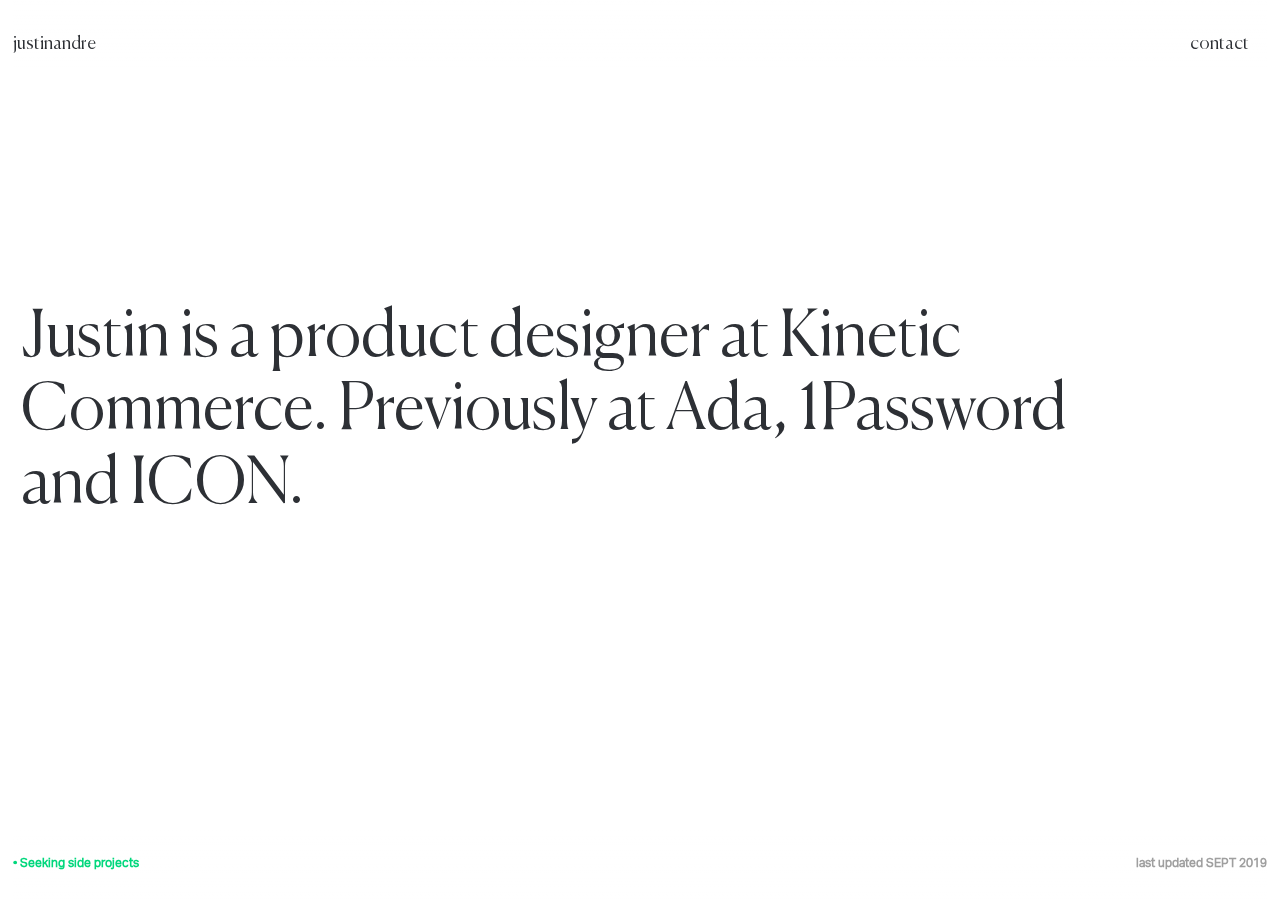
<file: index.html>
<!DOCTYPE html>
<html lang="en" dir="ltr">

<head>
  <meta charset="utf-8">
  <title>Justin Andre Design</title>
  <link rel="icon" href="img/icon.ico">
  <link rel="stylesheet" href="/css/master.css">
  <link rel="icons" href="/img/figma.svg">
  <meta name="viewport" content="width=device-width, initial-scale=1.0">
</head>

<body>

  <content>
    <nav class="top" id="navbar">
      <a class="nav-contact" href="#">justinandre</a>
      <aside class="nav-link">
        <a class="nav-contact" href="mailto:justinveneracion11@gmail.com?Subject=Hello%20Justin!">contact</a>

      </aside>
    </nav>

    <nav class="bottom">
    <b class="green"> &#8226; Seeking side projects</b>
    <aside class="nav-link">
    <b class="grey"> last updated SEPT 2019</b>
    </aside>
    </nav>


    <section class="intro">
      <article class="intro-l">

        <h1>Justin is a product designer at Kinetic Commerce. Previously at Ada, 1Password and ICON.</h1>
      </article>



    </section>


  </content>
</body>

<script>
var prevScrollpos = window.pageYOffset;
window.onscroll = function() {
var currentScrollPos = window.pageYOffset;
  if (prevScrollpos > currentScrollPos) {
    document.getElementById("navbar").style.top = "0";
  } else {
    document.getElementById("navbar").style.top = "-70px";
  }
  prevScrollpos = currentScrollPos;
}
</script>

</html>
</file>
<file: css/master.css>
.green {
  color: #00D77C; }

.grey {
  color: #9F9F9F; }

@font-face {
  font-family: 'Aktiv Grotesk';
  src: url("../fonts/AktivGrotesk-Regular.woff2") format("woff2"), url("AktivGrotesk-Regular.woff") format("woff");
  font-weight: lighter;
  font-style: normal; }
@font-face {
  font-family: 'Canela';
  src: url("../fonts/Canela-Light-Web.eot");
  src: url("../fonts/Canela-Light.woff2") format("woff2"), url("../fonts/Canela-Light.woff") format("woff");
  font-weight: lighter;
  font-style: normal; }
h1, h2, caption, p, li, h4 {
  color: #2D3035; }

button {
  font-family: "Aktiv Grotesk", sans-serif;
  font-size: 16px; }

h2, caption, p, li, b {
  font-family: "Aktiv Grotesk", sans-serif; }

h1 {
  font-family: "Canela", serif;
  font-size: 64px;
  margin-bottom: 5px;
  margin-top: 5px;
  font-weight: lighter; }
  @media (max-width: 768px) {
    h1 {
      font-size: 36px; } }

h2 {
  font-size: 36px;
  font-weight: normal; }
  @media (max-width: 768px) {
    h2 {
      font-size: 32px; } }

h3 {
  font-family: "Canela", serif;
  font-size: 36px;
  font-weight: lighter;
  margin-top: 0px;
  margin-bottom: 30px; }
  @media (max-width: 768px) {
    h3 {
      font-size: 32px; } }

h4 {
  font-size: 2em;
  font-weight: normal; }

p {
  font-size: 18px;
  line-height: 23px;
  margin-top: 0px; }
  @media (max-width: 768px) {
    p {
      font-size: 14px; } }

li {
  font-size: 18px;
  list-style: none;
  margin-bottom: 10px; }
  @media (max-width: 768px) {
    li {
      font-size: 14px; } }

a {
  font-size: 18px;
  font-family: "Aktiv Grotesk", sans-serif;
  color: #2D3035;
  text-decoration: none; }
  @media (max-width: 768px) {
    a {
      font-size: 14px; } }

b {
  font-size: 12px; }

.casestudy {
  text-decoration: underline; }

.casestudy:hover {
  transition: 0.3s;
  color: #00D77C;
  cursor: pointer; }

.arrow {
  margin-right: 0.5em; }

.subtitle {
  font-size: 14px;
  color: #9F9F9F; }
  @media (max-width: 768px) {
    .subtitle {
      font-size: 14px; } }

.nav-contact {
  margin-block-start: 1em;
  margin-block-start: 1em;
  margin-right: 1em;
  font-family: "Canela", serif;
  font-weight: lighter; }

.image {
  background-repeat: no-repeat;
  background-size: 100%; }

#bunz-hero {
  background-image: url(../img/bunz-hero.png); }
  @media (max-width: 900px) {
    #bunz-hero {
      background-image: url(../img/bunz-hero-v.png); } }

#bunz-full {
  background-image: url(../img/bunz-full.png); }
  @media (max-width: 900px) {
    #bunz-full {
      background-image: url(../img/bunz-full-v.png); } }

#bunz-wireframe {
  background-image: url(../img/bunz-wireframe.png); }

#bunz-v {
  background-image: url(../img/bunz-v.png); }
  @media (max-width: 900px) {
    #bunz-v {
      background-image: url(../img/bunz-v-v.png); } }

#ada-full {
  background-image: url(../img/ada-full.png); }
  @media (max-width: 900px) {
    #ada-full {
      background-image: url(../img/ada-full-v.png); } }

#ada-side {
  background-image: url(../img/ada-side.png); }
  @media (max-width: 900px) {
    #ada-side {
      background-image: url(../img/ada-side-v.png); } }

#ada-ill {
  background-image: url(../img/ada-ill.png); }
  @media (max-width: 900px) {
    #ada-ill {
      background-image: url(../img/ada-ill-v.png); } }

#pitch-hero {
  background-image: url(../img/pitch-hero.png); }
  @media (max-width: 900px) {
    #pitch-hero {
      background-image: url(../img/pitch-hero-v.png); } }

#pitch-full {
  background-image: url(../img/pitch-full.png); }

#pitch-side {
  background-image: url(../img/pitch-side.png); }

#figma {
  background-image: url(../img/figma.svg); }

#notion {
  background-image: url(../img/notion.svg); }

#poster-hero {
  background-image: url(../img/posters-full.png); }
  @media (max-width: 900px) {
    #poster-hero {
      background-image: url(../img/posters-full-v.png); } }

#border {
  background-image: url(../img/border.png); }
  @media (max-width: 900px) {
    #border {
      display: none; } }

.intro {
  grid-template-rows: 200px 400px 50px; }
  @media (max-width: 900px) {
    .intro {
      grid-template-rows: 200px 300px 50px; } }

.intro-l {
  grid-column: 1/12;
  grid-row: 2/3;
  display: flex;
  justify-content: center; }
  @media (max-width: 900px) {
    .intro-l {
      grid-column: 1/5; } }

#navbar {
  opacity: 100%;
  transition: 0.3s; }

.bunz-1 {
  grid-template-rows: 100px 595px 100px; }
  @media (max-width: 900px) {
    .bunz-1 {
      grid-template-rows: 400px 400px;
      grid-row-gap: 60px; } }

.bunz-l {
  grid-column: 1/6;
  grid-row: 2/3; }
  @media (max-width: 900px) {
    .bunz-l {
      grid-row: 1/2;
      grid-column: 1/5; } }

.bunz-r {
  grid-column: 7/13;
  grid-row: 1/4; }
  @media (max-width: 900px) {
    .bunz-r {
      grid-row: 2/3;
      grid-column: 1/5; } }

.bunz-2 {
  grid-template-rows: 200px 200px;
  grid-row-gap: 30px; }
  @media (max-width: 900px) {
    .bunz-2 {
      grid-template-rows: 100px 573px 80px 220px; } }

.bunz-f {
  grid-column: 1/13;
  grid-row: 1/2; }
  @media (max-width: 900px) {
    .bunz-f {
      grid-column: 1/5;
      grid-row: 2/3; } }

.bunz-2l {
  grid-column: 1/7;
  grid-row: 2/3; }
  @media (max-width: 900px) {
    .bunz-2l {
      grid-row: 3/4;
      grid-column: 1/5; } }

.bunz-2r {
  grid-column: 8/13;
  grid-row: 2/3; }
  @media (max-width: 900px) {
    .bunz-2r {
      grid-row: 4/4;
      grid-column: 1/5; } }

.bunz-3 {
  grid-template-rows: 100px 400px 50px; }
  @media (max-width: 900px) {
    .bunz-3 {
      grid-template-rows: 100px 360px 200px 50px;
      grid-row-gap: 60px; } }

.bunz-3r {
  grid-column: 8/13;
  grid-row: 2/3; }
  @media (max-width: 900px) {
    .bunz-3r {
      grid-column: 1/5;
      grid-row: 3/4; } }

.bunz-3l {
  grid-column: 1/7;
  grid-row: 1/4; }
  @media (max-width: 900px) {
    .bunz-3l {
      grid-column: 1/5;
      grid-row: 2/3; } }

.ada1 {
  grid-template-rows: 800px 550px;
  grid-row-gap: 80px; }
  @media (max-width: 900px) {
    .ada1 {
      grid-template-rows: 800px 450px 250px;
      grid-gap: 60px; } }

.ada-1full {
  grid-row: 1/2;
  grid-column: 1/13; }
  @media (max-width: 900px) {
    .ada-1full {
      grid-column: 1/5; } }

.ada-1l {
  grid-row: 2/3;
  grid-column: 1/6; }
  @media (max-width: 900px) {
    .ada-1l {
      grid-column: 1/5; } }

.ada-2l {
  grid-column: 8/10; }
  @media (max-width: 900px) {
    .ada-2l {
      grid-column: 1/5;
      grid-row: 3/4; } }

.ada-2la {
  grid-column: 11/13; }
  @media (max-width: 900px) {
    .ada-2la {
      grid-column: 3/5;
      grid-row: 3/4; } }

.ada2 {
  width: 100%;
  grid-template-rows: 572px; }
  @media (max-width: 900px) {
    .ada2 {
      grid-template-rows: 800px; } }

.ada-2r {
  grid-column: 1/13; }
  @media (max-width: 900px) {
    .ada-2r {
      grid-column: 1/5; } }

.ada3 {
  grid-template-rows: 842px; }
  @media (max-width: 900px) {
    .ada3 {
      grid-template-rows: 600px; } }

.ada-3full {
  grid-column: 1/13; }
  @media (max-width: 900px) {
    .ada-3full {
      grid-column: 1/5; } }

.pitch1 {
  grid-template-rows: 100px 400px 100px; }
  @media (max-width: 900px) {
    .pitch1 {
      grid-template-rows: 450px 450px 10px;
      grid-row-gap: 60px; } }

.pitch-1l {
  grid-column: 1/6;
  grid-row: 2/3; }
  @media (max-width: 900px) {
    .pitch-1l {
      grid-row: 1/2;
      grid-column: 1/5; } }

.pitch-1r {
  grid-column: 7/13;
  grid-row: 1/4; }
  @media (max-width: 900px) {
    .pitch-1r {
      grid-row: 2/3;
      grid-column: 1/5; } }

.pitch2 {
  grid-template-rows: 580px 200px 100px;
  grid-row-gap: 60px; }
  @media (max-width: 900px) {
    .pitch2 {
      grid-template-rows: 220px 200px 100px; } }

.pitch-2f {
  grid-column: 1/13;
  grid-row: 1/2; }
  @media (max-width: 900px) {
    .pitch-2f {
      grid-column: 1/5; } }

.pitch-2l {
  grid-column: 1/6;
  grid-row: 2/3; }
  @media (max-width: 900px) {
    .pitch-2l {
      grid-column: 1/5; } }

.pitch-2r {
  grid-row: 2/3; }

.pitch3 {
  grid-template-rows: 640px; }
  @media (max-width: 900px) {
    .pitch3 {
      grid-template-rows: 60px 450px 200px 60px; } }

.pitch-3l {
  grid-column: 1/7; }
  @media (max-width: 900px) {
    .pitch-3l {
      grid-column: 1/5;
      grid-row: 2/3; } }

.pitch-3r {
  grid-column: 8/13; }
  @media (max-width: 900px) {
    .pitch-3r {
      grid-column: 1/5;
      grid-row: 3/4; } }

.posters {
  grid-template-rows: 660px 350px 600px 200px; }
  @media (max-width: 900px) {
    .posters {
      grid-template-rows: 800px 350px 100px 200px; } }
  .posters .poster-full {
    grid-column: 1/13;
    grid-row: 1/2; }
    @media (max-width: 900px) {
      .posters .poster-full {
        grid-column: 1/5; } }
    @media (max-width: 900px) {
      .posters .poster-full {
        grid-column: 1/5; } }
  .posters .poster-l {
    grid-column: 1/6;
    grid-row: 2/3; }
    @media (max-width: 900px) {
      .posters .poster-l {
        grid-column: 1/5; } }
  .posters .poster-v {
    grid-column: 1/13;
    grid-row: 3/4; }
    @media (max-width: 900px) {
      .posters .poster-v {
        grid-column: 1/5; } }

.footer {
  overflow-y: scroll;
  scroll-behavior: smooth;
  margin-top: 200px;
  grid-template-rows: 400px 200px;
  grid-row-gap: 80px; }
  @media (max-width: 900px) {
    .footer {
      grid-template-rows: 260px 100px;
      margin-top: 60px; } }

.footer-span {
  grid-row: 1/2;
  grid-column: 1/7; }
  @media (max-width: 900px) {
    .footer-span {
      grid-column: 1/5; } }

.footer-side {
  grid-column: 8/13; }
  @media (max-width: 900px) {
    .footer-side {
      grid-column: 1/5; } }

.footer-mark {
  grid-row: 2/3;
  grid-column: 1/3; }
  @media (max-width: 900px) {
    .footer-mark {
      grid-column: 1/5;
      display: none; } }

.footer-contact {
  display: grid;
  grid-template: repeat(2, 1fr);
  grid-row: 2/3;
  grid-column: 8/13;
  grid-column-gap: 10px;
  grid-column-gap: 15px; }
  @media (max-width: 900px) {
    .footer-contact {
      grid-column: 1/5; } }
  .footer-contact .list1 {
    grid-column: 1/2; }
  .footer-contact .list2 {
    grid-column: 2/3; }

.box {
  margin-top: 30px;
  display: flex;
  flex-direction: row;
  justify-content: flex-start; }

.nav-link {
  display: flex;
  flex-direction: row;
  text-align: right; }

.border {
  grid-template-rows: repeat(3, 100px); }
  @media (max-width: 900px) {
    .border {
      grid-template-rows: repeat(3, 50px); } }
  .border .line {
    display: flex;
    justify-content: center;
    align-items: center;
    text-align: center;
    grid-row: 2/3;
    grid-column: 5/9; }
    @media (max-width: 768px) {
      .border .line {
        grid-column: 1/13; } }

.green {
  color: #00D77C; }

.grey {
  color: #9F9F9F; }

@font-face {
  font-family: 'Aktiv Grotesk';
  src: url("../fonts/AktivGrotesk-Regular.woff2") format("woff2"), url("AktivGrotesk-Regular.woff") format("woff");
  font-weight: lighter;
  font-style: normal; }
@font-face {
  font-family: 'Canela';
  src: url("../fonts/Canela-Light-Web.eot");
  src: url("../fonts/Canela-Light.woff2") format("woff2"), url("../fonts/Canela-Light.woff") format("woff");
  font-weight: lighter;
  font-style: normal; }
h1, h2, caption, p, li, h4 {
  color: #2D3035; }

button {
  font-family: "Aktiv Grotesk", sans-serif;
  font-size: 16px; }

h2, caption, p, li, b {
  font-family: "Aktiv Grotesk", sans-serif; }

h1 {
  font-family: "Canela", serif;
  font-size: 64px;
  margin-bottom: 5px;
  margin-top: 5px;
  font-weight: lighter; }
  @media (max-width: 768px) {
    h1 {
      font-size: 36px; } }

h2 {
  font-size: 36px;
  font-weight: normal; }
  @media (max-width: 768px) {
    h2 {
      font-size: 32px; } }

h3 {
  font-family: "Canela", serif;
  font-size: 36px;
  font-weight: lighter;
  margin-top: 0px;
  margin-bottom: 30px; }
  @media (max-width: 768px) {
    h3 {
      font-size: 32px; } }

h4 {
  font-size: 2em;
  font-weight: normal; }

p {
  font-size: 18px;
  line-height: 23px;
  margin-top: 0px; }
  @media (max-width: 768px) {
    p {
      font-size: 14px; } }

li {
  font-size: 18px;
  list-style: none;
  margin-bottom: 10px; }
  @media (max-width: 768px) {
    li {
      font-size: 14px; } }

a {
  font-size: 18px;
  font-family: "Aktiv Grotesk", sans-serif;
  color: #2D3035;
  text-decoration: none; }
  @media (max-width: 768px) {
    a {
      font-size: 14px; } }

b {
  font-size: 12px; }

.casestudy {
  text-decoration: underline; }

.casestudy:hover {
  transition: 0.3s;
  color: #00D77C;
  cursor: pointer; }

.arrow {
  margin-right: 0.5em; }

.subtitle {
  font-size: 14px;
  color: #9F9F9F; }
  @media (max-width: 768px) {
    .subtitle {
      font-size: 14px; } }

.nav-contact {
  margin-block-start: 1em;
  margin-block-start: 1em;
  margin-right: 1em;
  font-family: "Canela", serif;
  font-weight: lighter; }

.green {
  color: #00D77C; }

.grey {
  color: #9F9F9F; }

@font-face {
  font-family: 'Aktiv Grotesk';
  src: url("../fonts/AktivGrotesk-Regular.woff2") format("woff2"), url("AktivGrotesk-Regular.woff") format("woff");
  font-weight: lighter;
  font-style: normal; }
@font-face {
  font-family: 'Canela';
  src: url("../fonts/Canela-Light-Web.eot");
  src: url("../fonts/Canela-Light.woff2") format("woff2"), url("../fonts/Canela-Light.woff") format("woff");
  font-weight: lighter;
  font-style: normal; }
h1, h2, caption, p, li, h4 {
  color: #2D3035; }

button {
  font-family: "Aktiv Grotesk", sans-serif;
  font-size: 16px; }

h2, caption, p, li, b {
  font-family: "Aktiv Grotesk", sans-serif; }

h1 {
  font-family: "Canela", serif;
  font-size: 64px;
  margin-bottom: 5px;
  margin-top: 5px;
  font-weight: lighter; }
  @media (max-width: 768px) {
    h1 {
      font-size: 36px; } }

h2 {
  font-size: 36px;
  font-weight: normal; }
  @media (max-width: 768px) {
    h2 {
      font-size: 32px; } }

h3 {
  font-family: "Canela", serif;
  font-size: 36px;
  font-weight: lighter;
  margin-top: 0px;
  margin-bottom: 30px; }
  @media (max-width: 768px) {
    h3 {
      font-size: 32px; } }

h4 {
  font-size: 2em;
  font-weight: normal; }

p {
  font-size: 18px;
  line-height: 23px;
  margin-top: 0px; }
  @media (max-width: 768px) {
    p {
      font-size: 14px; } }

li {
  font-size: 18px;
  list-style: none;
  margin-bottom: 10px; }
  @media (max-width: 768px) {
    li {
      font-size: 14px; } }

a {
  font-size: 18px;
  font-family: "Aktiv Grotesk", sans-serif;
  color: #2D3035;
  text-decoration: none; }
  @media (max-width: 768px) {
    a {
      font-size: 14px; } }

b {
  font-size: 12px; }

.casestudy {
  text-decoration: underline; }

.casestudy:hover {
  transition: 0.3s;
  color: #00D77C;
  cursor: pointer; }

.arrow {
  margin-right: 0.5em; }

.subtitle {
  font-size: 14px;
  color: #9F9F9F; }
  @media (max-width: 768px) {
    .subtitle {
      font-size: 14px; } }

.nav-contact {
  margin-block-start: 1em;
  margin-block-start: 1em;
  margin-right: 1em;
  font-family: "Canela", serif;
  font-weight: lighter; }

.image {
  background-repeat: no-repeat;
  background-size: 100%; }

#bunz-hero {
  background-image: url(../img/bunz-hero.png); }
  @media (max-width: 900px) {
    #bunz-hero {
      background-image: url(../img/bunz-hero-v.png); } }

#bunz-full {
  background-image: url(../img/bunz-full.png); }
  @media (max-width: 900px) {
    #bunz-full {
      background-image: url(../img/bunz-full-v.png); } }

#bunz-wireframe {
  background-image: url(../img/bunz-wireframe.png); }

#bunz-v {
  background-image: url(../img/bunz-v.png); }
  @media (max-width: 900px) {
    #bunz-v {
      background-image: url(../img/bunz-v-v.png); } }

#ada-full {
  background-image: url(../img/ada-full.png); }
  @media (max-width: 900px) {
    #ada-full {
      background-image: url(../img/ada-full-v.png); } }

#ada-side {
  background-image: url(../img/ada-side.png); }
  @media (max-width: 900px) {
    #ada-side {
      background-image: url(../img/ada-side-v.png); } }

#ada-ill {
  background-image: url(../img/ada-ill.png); }
  @media (max-width: 900px) {
    #ada-ill {
      background-image: url(../img/ada-ill-v.png); } }

#pitch-hero {
  background-image: url(../img/pitch-hero.png); }
  @media (max-width: 900px) {
    #pitch-hero {
      background-image: url(../img/pitch-hero-v.png); } }

#pitch-full {
  background-image: url(../img/pitch-full.png); }

#pitch-side {
  background-image: url(../img/pitch-side.png); }

#figma {
  background-image: url(../img/figma.svg); }

#notion {
  background-image: url(../img/notion.svg); }

#poster-hero {
  background-image: url(../img/posters-full.png); }
  @media (max-width: 900px) {
    #poster-hero {
      background-image: url(../img/posters-full-v.png); } }

#border {
  background-image: url(../img/border.png); }
  @media (max-width: 900px) {
    #border {
      display: none; } }

.intro {
  grid-template-rows: 200px 400px 50px; }
  @media (max-width: 900px) {
    .intro {
      grid-template-rows: 200px 300px 50px; } }

.intro-l {
  grid-column: 1/12;
  grid-row: 2/3;
  display: flex;
  justify-content: center; }
  @media (max-width: 900px) {
    .intro-l {
      grid-column: 1/5; } }

#navbar {
  opacity: 100%;
  transition: 0.3s; }

.bunz-1 {
  grid-template-rows: 100px 595px 100px; }
  @media (max-width: 900px) {
    .bunz-1 {
      grid-template-rows: 400px 400px;
      grid-row-gap: 60px; } }

.bunz-l {
  grid-column: 1/6;
  grid-row: 2/3; }
  @media (max-width: 900px) {
    .bunz-l {
      grid-row: 1/2;
      grid-column: 1/5; } }

.bunz-r {
  grid-column: 7/13;
  grid-row: 1/4; }
  @media (max-width: 900px) {
    .bunz-r {
      grid-row: 2/3;
      grid-column: 1/5; } }

.bunz-2 {
  grid-template-rows: 200px 200px;
  grid-row-gap: 30px; }
  @media (max-width: 900px) {
    .bunz-2 {
      grid-template-rows: 100px 573px 80px 220px; } }

.bunz-f {
  grid-column: 1/13;
  grid-row: 1/2; }
  @media (max-width: 900px) {
    .bunz-f {
      grid-column: 1/5;
      grid-row: 2/3; } }

.bunz-2l {
  grid-column: 1/7;
  grid-row: 2/3; }
  @media (max-width: 900px) {
    .bunz-2l {
      grid-row: 3/4;
      grid-column: 1/5; } }

.bunz-2r {
  grid-column: 8/13;
  grid-row: 2/3; }
  @media (max-width: 900px) {
    .bunz-2r {
      grid-row: 4/4;
      grid-column: 1/5; } }

.bunz-3 {
  grid-template-rows: 100px 400px 50px; }
  @media (max-width: 900px) {
    .bunz-3 {
      grid-template-rows: 100px 360px 200px 50px;
      grid-row-gap: 60px; } }

.bunz-3r {
  grid-column: 8/13;
  grid-row: 2/3; }
  @media (max-width: 900px) {
    .bunz-3r {
      grid-column: 1/5;
      grid-row: 3/4; } }

.bunz-3l {
  grid-column: 1/7;
  grid-row: 1/4; }
  @media (max-width: 900px) {
    .bunz-3l {
      grid-column: 1/5;
      grid-row: 2/3; } }

.ada1 {
  grid-template-rows: 800px 550px;
  grid-row-gap: 80px; }
  @media (max-width: 900px) {
    .ada1 {
      grid-template-rows: 800px 450px 250px;
      grid-gap: 60px; } }

.ada-1full {
  grid-row: 1/2;
  grid-column: 1/13; }
  @media (max-width: 900px) {
    .ada-1full {
      grid-column: 1/5; } }

.ada-1l {
  grid-row: 2/3;
  grid-column: 1/6; }
  @media (max-width: 900px) {
    .ada-1l {
      grid-column: 1/5; } }

.ada-2l {
  grid-column: 8/10; }
  @media (max-width: 900px) {
    .ada-2l {
      grid-column: 1/5;
      grid-row: 3/4; } }

.ada-2la {
  grid-column: 11/13; }
  @media (max-width: 900px) {
    .ada-2la {
      grid-column: 3/5;
      grid-row: 3/4; } }

.ada2 {
  width: 100%;
  grid-template-rows: 572px; }
  @media (max-width: 900px) {
    .ada2 {
      grid-template-rows: 800px; } }

.ada-2r {
  grid-column: 1/13; }
  @media (max-width: 900px) {
    .ada-2r {
      grid-column: 1/5; } }

.ada3 {
  grid-template-rows: 842px; }
  @media (max-width: 900px) {
    .ada3 {
      grid-template-rows: 600px; } }

.ada-3full {
  grid-column: 1/13; }
  @media (max-width: 900px) {
    .ada-3full {
      grid-column: 1/5; } }

.pitch1 {
  grid-template-rows: 100px 400px 100px; }
  @media (max-width: 900px) {
    .pitch1 {
      grid-template-rows: 450px 450px 10px;
      grid-row-gap: 60px; } }

.pitch-1l {
  grid-column: 1/6;
  grid-row: 2/3; }
  @media (max-width: 900px) {
    .pitch-1l {
      grid-row: 1/2;
      grid-column: 1/5; } }

.pitch-1r {
  grid-column: 7/13;
  grid-row: 1/4; }
  @media (max-width: 900px) {
    .pitch-1r {
      grid-row: 2/3;
      grid-column: 1/5; } }

.pitch2 {
  grid-template-rows: 580px 200px 100px;
  grid-row-gap: 60px; }
  @media (max-width: 900px) {
    .pitch2 {
      grid-template-rows: 220px 200px 100px; } }

.pitch-2f {
  grid-column: 1/13;
  grid-row: 1/2; }
  @media (max-width: 900px) {
    .pitch-2f {
      grid-column: 1/5; } }

.pitch-2l {
  grid-column: 1/6;
  grid-row: 2/3; }
  @media (max-width: 900px) {
    .pitch-2l {
      grid-column: 1/5; } }

.pitch-2r {
  grid-row: 2/3; }

.pitch3 {
  grid-template-rows: 640px; }
  @media (max-width: 900px) {
    .pitch3 {
      grid-template-rows: 60px 450px 200px 60px; } }

.pitch-3l {
  grid-column: 1/7; }
  @media (max-width: 900px) {
    .pitch-3l {
      grid-column: 1/5;
      grid-row: 2/3; } }

.pitch-3r {
  grid-column: 8/13; }
  @media (max-width: 900px) {
    .pitch-3r {
      grid-column: 1/5;
      grid-row: 3/4; } }

.posters {
  grid-template-rows: 660px 350px 600px 200px; }
  @media (max-width: 900px) {
    .posters {
      grid-template-rows: 800px 350px 100px 200px; } }
  .posters .poster-full {
    grid-column: 1/13;
    grid-row: 1/2; }
    @media (max-width: 900px) {
      .posters .poster-full {
        grid-column: 1/5; } }
    @media (max-width: 900px) {
      .posters .poster-full {
        grid-column: 1/5; } }
  .posters .poster-l {
    grid-column: 1/6;
    grid-row: 2/3; }
    @media (max-width: 900px) {
      .posters .poster-l {
        grid-column: 1/5; } }
  .posters .poster-v {
    grid-column: 1/13;
    grid-row: 3/4; }
    @media (max-width: 900px) {
      .posters .poster-v {
        grid-column: 1/5; } }

.footer {
  overflow-y: scroll;
  scroll-behavior: smooth;
  margin-top: 200px;
  grid-template-rows: 400px 200px;
  grid-row-gap: 80px; }
  @media (max-width: 900px) {
    .footer {
      grid-template-rows: 260px 100px;
      margin-top: 60px; } }

.footer-span {
  grid-row: 1/2;
  grid-column: 1/7; }
  @media (max-width: 900px) {
    .footer-span {
      grid-column: 1/5; } }

.footer-side {
  grid-column: 8/13; }
  @media (max-width: 900px) {
    .footer-side {
      grid-column: 1/5; } }

.footer-mark {
  grid-row: 2/3;
  grid-column: 1/3; }
  @media (max-width: 900px) {
    .footer-mark {
      grid-column: 1/5;
      display: none; } }

.footer-contact {
  display: grid;
  grid-template: repeat(2, 1fr);
  grid-row: 2/3;
  grid-column: 8/13;
  grid-column-gap: 10px;
  grid-column-gap: 15px; }
  @media (max-width: 900px) {
    .footer-contact {
      grid-column: 1/5; } }
  .footer-contact .list1 {
    grid-column: 1/2; }
  .footer-contact .list2 {
    grid-column: 2/3; }

.box {
  margin-top: 30px;
  display: flex;
  flex-direction: row;
  justify-content: flex-start; }

.nav-link {
  display: flex;
  flex-direction: row;
  text-align: right; }

.border {
  grid-template-rows: repeat(3, 100px); }
  @media (max-width: 900px) {
    .border {
      grid-template-rows: repeat(3, 50px); } }
  .border .line {
    display: flex;
    justify-content: center;
    align-items: center;
    text-align: center;
    grid-row: 2/3;
    grid-column: 5/9; }
    @media (max-width: 768px) {
      .border .line {
        grid-column: 1/13; } }

.green {
  color: #00D77C; }

.grey {
  color: #9F9F9F; }

@font-face {
  font-family: 'Aktiv Grotesk';
  src: url("../fonts/AktivGrotesk-Regular.woff2") format("woff2"), url("AktivGrotesk-Regular.woff") format("woff");
  font-weight: lighter;
  font-style: normal; }
@font-face {
  font-family: 'Canela';
  src: url("../fonts/Canela-Light-Web.eot");
  src: url("../fonts/Canela-Light.woff2") format("woff2"), url("../fonts/Canela-Light.woff") format("woff");
  font-weight: lighter;
  font-style: normal; }
h1, h2, caption, p, li, h4 {
  color: #2D3035; }

button {
  font-family: "Aktiv Grotesk", sans-serif;
  font-size: 16px; }

h2, caption, p, li, b {
  font-family: "Aktiv Grotesk", sans-serif; }

h1 {
  font-family: "Canela", serif;
  font-size: 64px;
  margin-bottom: 5px;
  margin-top: 5px;
  font-weight: lighter; }
  @media (max-width: 768px) {
    h1 {
      font-size: 36px; } }

h2 {
  font-size: 36px;
  font-weight: normal; }
  @media (max-width: 768px) {
    h2 {
      font-size: 32px; } }

h3 {
  font-family: "Canela", serif;
  font-size: 36px;
  font-weight: lighter;
  margin-top: 0px;
  margin-bottom: 30px; }
  @media (max-width: 768px) {
    h3 {
      font-size: 32px; } }

h4 {
  font-size: 2em;
  font-weight: normal; }

p {
  font-size: 18px;
  line-height: 23px;
  margin-top: 0px; }
  @media (max-width: 768px) {
    p {
      font-size: 14px; } }

li {
  font-size: 18px;
  list-style: none;
  margin-bottom: 10px; }
  @media (max-width: 768px) {
    li {
      font-size: 14px; } }

a {
  font-size: 18px;
  font-family: "Aktiv Grotesk", sans-serif;
  color: #2D3035;
  text-decoration: none; }
  @media (max-width: 768px) {
    a {
      font-size: 14px; } }

b {
  font-size: 12px; }

.casestudy {
  text-decoration: underline; }

.casestudy:hover {
  transition: 0.3s;
  color: #00D77C;
  cursor: pointer; }

.arrow {
  margin-right: 0.5em; }

.subtitle {
  font-size: 14px;
  color: #9F9F9F; }
  @media (max-width: 768px) {
    .subtitle {
      font-size: 14px; } }

.nav-contact {
  margin-block-start: 1em;
  margin-block-start: 1em;
  margin-right: 1em;
  font-family: "Canela", serif;
  font-weight: lighter; }

button {
  background-color: #000000;
  color: #FFFFFF;
  font-family: "Aktiv Grotesk", sans-serif;
  font-size: 16px;
  min-width: 140px;
  max-width: 180px;
  max-height: 45px;
  min-height: 50px;
  text-align: center;
  border: none;
  display: flex;
  justify-content: center;
  align-items: center;
  border-radius: 50px;
  padding-left: 25px;
  padding-right: 25px;
  margin-right: 15px;
  outline: none; }

button:hover {
  cursor: pointer;
  transition: 0.3s;
  background-color: #FFFFFF;
  color: #000000;
  border: 1px solid #2D3035; }

.list {
  display: grid;
  grid-template-columns: repeat 2, 1fr;
  grid-template-rows: 25px 45px;
  margin-bottom: 20px; }

#name {
  grid-row: 1/2;
  grid-column: 1/3; }

#title {
  grid-row: 2/3;
  grid-column: 1/2; }

#date {
  grid-row: 2/3;
  grid-column: 2/3;
  text-align: right; }

/*! normalize.css v8.0.1 | MIT License | github.com/necolas/normalize.css */
/* Document
   ========================================================================== */
/**
 * 1. Correct the line height in all browsers.
 * 2. Prevent adjustments of font size after orientation changes in iOS.
 */
html {
  line-height: 1.15;
  /* 1 */
  -webkit-text-size-adjust: 100%;
  /* 2 */ }

/* Sections
   ========================================================================== */
/**
 * Remove the margin in all browsers.
 */
body {
  margin: 0; }

/**
 * Render the `main` element consistently in IE.
 */
main {
  display: block; }

/**
 * Correct the font size and margin on `h1` elements within `section` and
 * `article` contexts in Chrome, Firefox, and Safari.
 */
h1 {
  font-weight: lighter; }

/* Grouping content
   ========================================================================== */
/**
 * 1. Add the correct box sizing in Firefox.
 * 2. Show the overflow in Edge and IE.
 */
hr {
  box-sizing: content-box;
  /* 1 */
  height: 0;
  /* 1 */
  overflow: visible;
  /* 2 */ }

/**
 * 1. Correct the inheritance and scaling of font size in all browsers.
 * 2. Correct the odd `em` font sizing in all browsers.
 */
pre {
  font-family: monospace, monospace;
  /* 1 */
  font-size: 1em;
  /* 2 */ }

/* Text-level semantics
   ========================================================================== */
/**
 * Remove the gray background on active links in IE 10.
 */
a {
  background-color: transparent; }

/**
 * 1. Remove the bottom border in Chrome 57-
 * 2. Add the correct text decoration in Chrome, Edge, IE, Opera, and Safari.
 */
abbr[title] {
  border-bottom: none;
  /* 1 */
  text-decoration: underline;
  /* 2 */
  text-decoration: underline dotted;
  /* 2 */ }

/**
 * Add the correct font weight in Chrome, Edge, and Safari.
 */
b,
strong {
  font-weight: bolder; }

/**
 * 1. Correct the inheritance and scaling of font size in all browsers.
 * 2. Correct the odd `em` font sizing in all browsers.
 */
code,
kbd,
samp {
  font-family: monospace, monospace;
  /* 1 */
  font-size: 1em;
  /* 2 */ }

/**
 * Add the correct font size in all browsers.
 */
small {
  font-size: 80%; }

/**
 * Prevent `sub` and `sup` elements from affecting the line height in
 * all browsers.
 */
sub,
sup {
  font-size: 75%;
  line-height: 0;
  position: relative;
  vertical-align: baseline; }

sub {
  bottom: -0.25em; }

sup {
  top: -0.5em; }

/* Embedded content
   ========================================================================== */
/**
 * Remove the border on images inside links in IE 10.
 */
img {
  border-style: none; }

/* Forms
   ========================================================================== */
/**
 * 1. Change the font styles in all browsers.
 * 2. Remove the margin in Firefox and Safari.
 */
button,
input,
optgroup,
select,
textarea {
  font-family: inherit;
  /* 1 */
  line-height: 1.15;
  /* 1 */ }

/**
 * Show the overflow in IE.
 * 1. Show the overflow in Edge.
 */
button,
input {
  /* 1 */
  overflow: visible; }

/**
 * Remove the inheritance of text transform in Edge, Firefox, and IE.
 * 1. Remove the inheritance of text transform in Firefox.
 */
button,
select {
  /* 1 */
  text-transform: none; }

/**
 * Correct the inability to style clickable types in iOS and Safari.
 */
button,
[type="button"],
[type="reset"],
[type="submit"] {
  -webkit-appearance: button; }

/**
 * Remove the inner border and padding in Firefox.
 */
button::-moz-focus-inner,
[type="button"]::-moz-focus-inner,
[type="reset"]::-moz-focus-inner,
[type="submit"]::-moz-focus-inner {
  border-style: none;
  padding: 0; }

/**
 * Restore the focus styles unset by the previous rule.
 */
button:-moz-focusring,
[type="button"]:-moz-focusring,
[type="reset"]:-moz-focusring,
[type="submit"]:-moz-focusring {
  outline: 1px dotted ButtonText; }

/**
 * Correct the padding in Firefox.
 */
fieldset {
  padding: 0.35em 0.75em 0.625em; }

/**
 * 1. Correct the text wrapping in Edge and IE.
 * 2. Correct the color inheritance from `fieldset` elements in IE.
 * 3. Remove the padding so developers are not caught out when they zero out
 *    `fieldset` elements in all browsers.
 */
legend {
  box-sizing: border-box;
  /* 1 */
  color: inherit;
  /* 2 */
  display: table;
  /* 1 */
  max-width: 100%;
  /* 1 */
  padding: 0;
  /* 3 */
  white-space: normal;
  /* 1 */ }

/**
 * Add the correct vertical alignment in Chrome, Firefox, and Opera.
 */
progress {
  vertical-align: baseline; }

/**
 * Remove the default vertical scrollbar in IE 10+.
 */
textarea {
  overflow: auto; }

/**
 * 1. Add the correct box sizing in IE 10.
 * 2. Remove the padding in IE 10.
 */
[type="checkbox"],
[type="radio"] {
  box-sizing: border-box;
  /* 1 */
  padding: 0;
  /* 2 */ }

/**
 * Correct the cursor style of increment and decrement buttons in Chrome.
 */
[type="number"]::-webkit-inner-spin-button,
[type="number"]::-webkit-outer-spin-button {
  height: auto; }

/**
 * 1. Correct the odd appearance in Chrome and Safari.
 * 2. Correct the outline style in Safari.
 */
[type="search"] {
  -webkit-appearance: textfield;
  /* 1 */
  outline-offset: -2px;
  /* 2 */ }

/**
 * Remove the inner padding in Chrome and Safari on macOS.
 */
[type="search"]::-webkit-search-decoration {
  -webkit-appearance: none; }

/**
 * 1. Correct the inability to style clickable types in iOS and Safari.
 * 2. Change font properties to `inherit` in Safari.
 */
::-webkit-file-upload-button {
  -webkit-appearance: button;
  /* 1 */
  font: inherit;
  /* 2 */ }

/* Interactive
   ========================================================================== */
/*
 * Add the correct display in Edge, IE 10+, and Firefox.
 */
details {
  display: block; }

/*
 * Add the correct display in all browsers.
 */
summary {
  display: list-item; }

/* Misc
   ========================================================================== */
/**
 * Add the correct display in IE 10+.
 */
template {
  display: none; }

/**
 * Add the correct display in IE 10.
 */
[hidden] {
  display: none; }

.image {
  background-repeat: no-repeat;
  background-size: 100%; }

#bunz-hero {
  background-image: url(../img/bunz-hero.png); }
  @media (max-width: 900px) {
    #bunz-hero {
      background-image: url(../img/bunz-hero-v.png); } }

#bunz-full {
  background-image: url(../img/bunz-full.png); }
  @media (max-width: 900px) {
    #bunz-full {
      background-image: url(../img/bunz-full-v.png); } }

#bunz-wireframe {
  background-image: url(../img/bunz-wireframe.png); }

#bunz-v {
  background-image: url(../img/bunz-v.png); }
  @media (max-width: 900px) {
    #bunz-v {
      background-image: url(../img/bunz-v-v.png); } }

#ada-full {
  background-image: url(../img/ada-full.png); }
  @media (max-width: 900px) {
    #ada-full {
      background-image: url(../img/ada-full-v.png); } }

#ada-side {
  background-image: url(../img/ada-side.png); }
  @media (max-width: 900px) {
    #ada-side {
      background-image: url(../img/ada-side-v.png); } }

#ada-ill {
  background-image: url(../img/ada-ill.png); }
  @media (max-width: 900px) {
    #ada-ill {
      background-image: url(../img/ada-ill-v.png); } }

#pitch-hero {
  background-image: url(../img/pitch-hero.png); }
  @media (max-width: 900px) {
    #pitch-hero {
      background-image: url(../img/pitch-hero-v.png); } }

#pitch-full {
  background-image: url(../img/pitch-full.png); }

#pitch-side {
  background-image: url(../img/pitch-side.png); }

#figma {
  background-image: url(../img/figma.svg); }

#notion {
  background-image: url(../img/notion.svg); }

#poster-hero {
  background-image: url(../img/posters-full.png); }
  @media (max-width: 900px) {
    #poster-hero {
      background-image: url(../img/posters-full-v.png); } }

#border {
  background-image: url(../img/border.png); }
  @media (max-width: 900px) {
    #border {
      display: none; } }

html {
  background-color: #FFFFFF;
  margin: 0;
  padding: 0; }

body,
content {
  padding: 0;
  display: flex;
  justify-content: center; }

content {
  max-width: 1380px;
  width: 100%;
  margin: .75em 0.5em 1em;
  margin: 0.75em 0.5em 1em;
  flex-direction: column;
  align-items: center; }
  @media (max-width: 900px) {
    content {
      width: 90%; } }

.top {
  top: 0%;
  background-image: linear-gradient(to bottom, white, rgba(255, 255, 255, 0)); }

.bottom {
  bottom: 0;
  background-image: linear-gradient(to bottom, rgba(255, 255, 255, 0), white); }
  @media (max-width: 768px) {
    .bottom {
      display: none; } }

nav {
  z-index: 100;
  display: flex;
  justify-content: space-between;
  align-items: center;
  width: 98%;
  height: 70px;
  position: fixed;
  max-width: 1380px;
  background: linear-gradient(to bottom, #FFFFFF, #FFFFFF 50%); }
  @media (max-width: 900px) {
    nav {
      width: 90%; } }
  @media (min-width: 768px) and (max-width: 1024px) {
    nav {
      width: 90%; } }

section {
  width: 98%;
  display: grid;
  grid-template-columns: repeat(12, 1fr);
  grid-column-gap: 30px; }
  @media (max-width: 900px) {
    section {
      grid-template-columns: repeat(4, 1fr); } }

article {
  display: flex;
  flex-direction: column; }

/*# sourceMappingURL=master.css.map */
</file>
